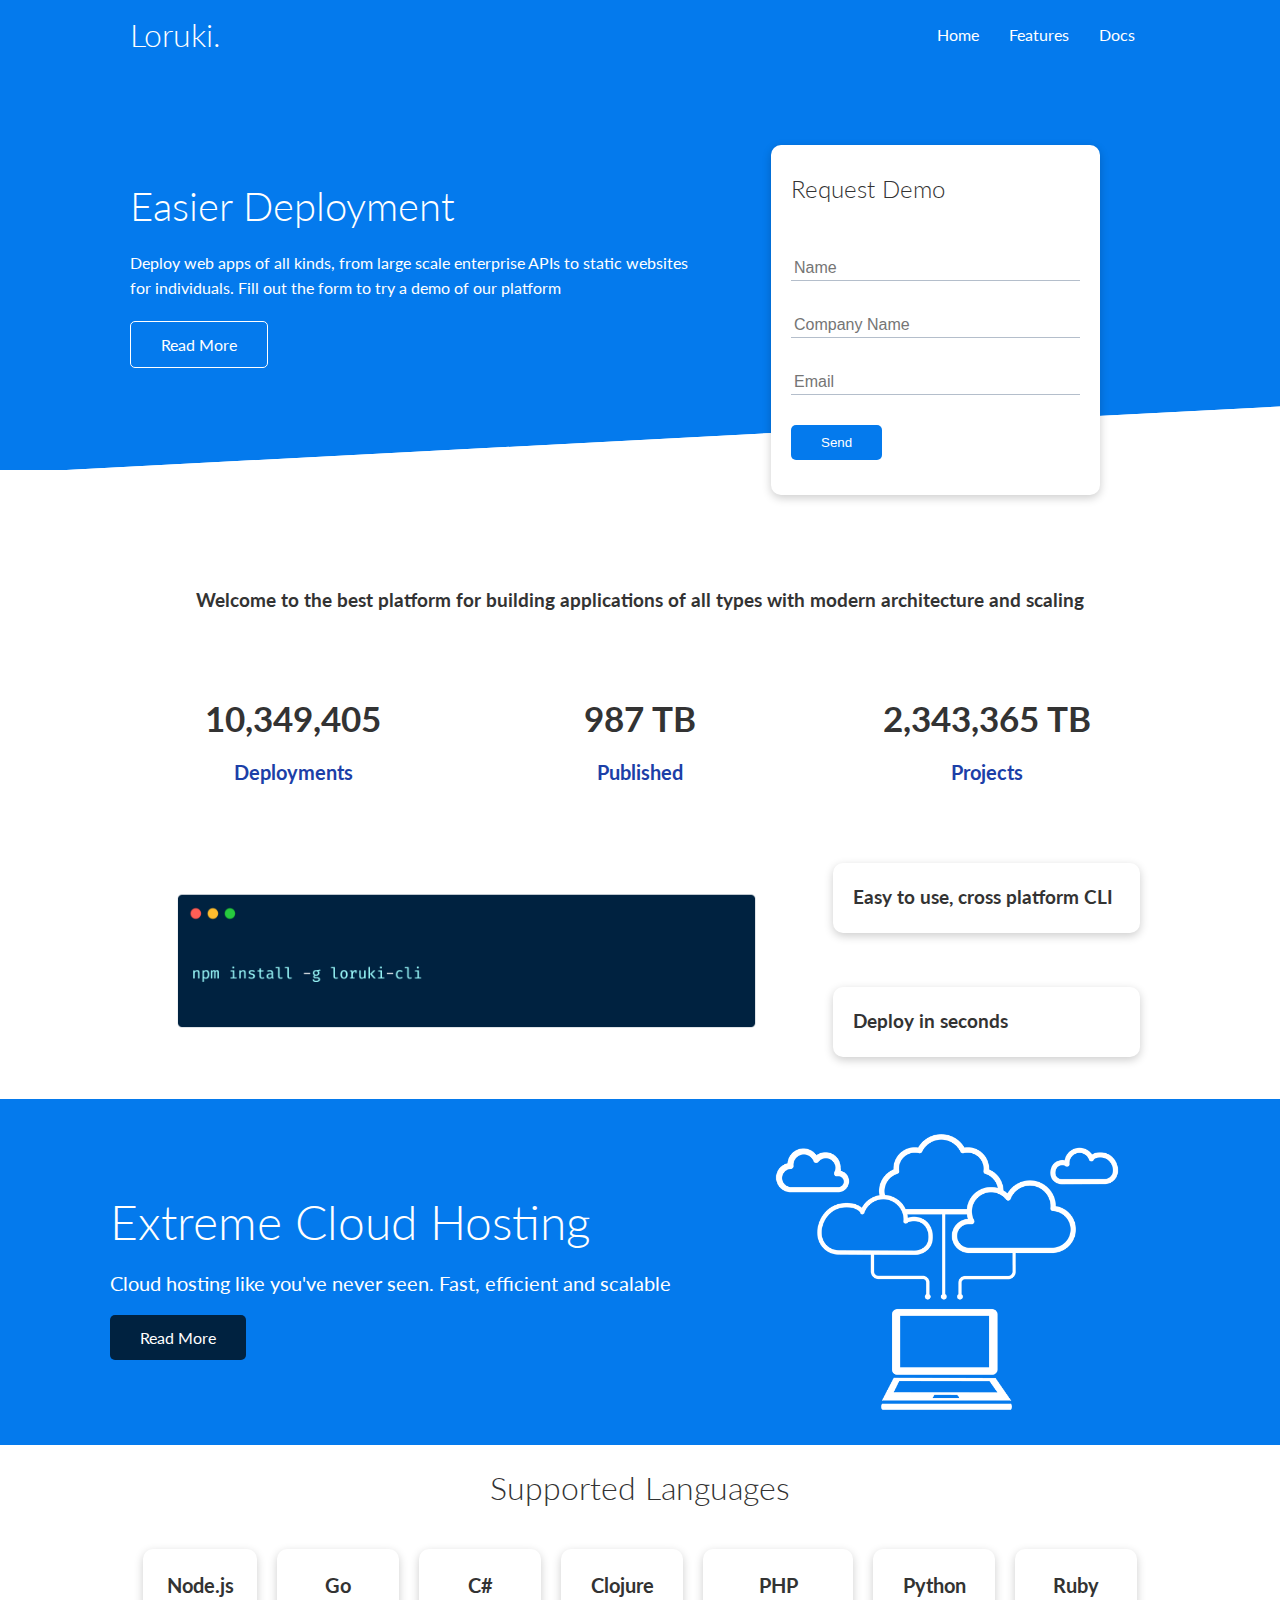
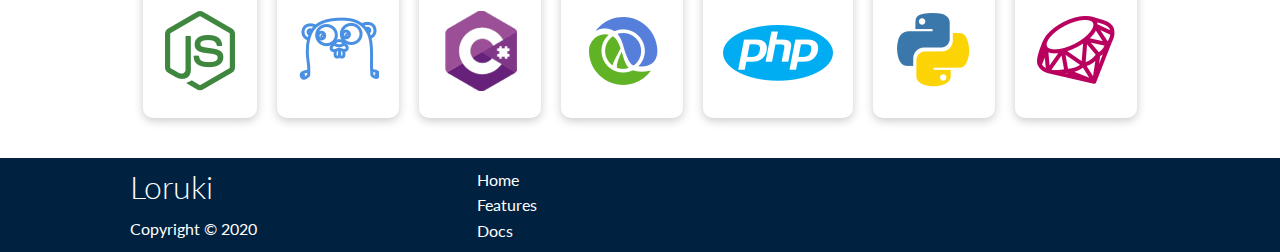
<file: index.html>
<!DOCTYPE html>
<html lang="en">
    <head>
    <meta charset="UTF-8">
    <meta http-equiv="X-UA-Compatible" content="IE=edge">
    <meta name="viewport" content="width=device-width, initial-scale=1.0">
    <title>Loruki | Cloud Hosting for Everyone</title>
    <link rel="stylesheet" href="./styles.css"> <!--link style sheet 1-->
    <link rel="stylesheet" href="./utilities.css"> <!--link style sheet for utilities and classes-->
    <link rel="stylesheet" href="https://cdnjs.cloudflare.com/ajax/libs/font-awesome/6.3.0/css/all.min.css" integrity="sha512-SzlrxWUlpfuzQ+pcUCosxcglQRNAq/DZjVsC0lE40xsADsfeQoEypE+enwcOiGjk/bSuGGKHEyjSoQ1zVisanQ==" crossorigin="anonymous" referrerpolicy="no-referrer" /> <!--font-awesome icons-->

</head>
<body>
    <!--Navbar-->
    <div class="navbar">
        <div class="container flex"> <!--container flex - split logo and menu links-->
            <h1 class="logo">Loruki.</h1>
        <nav>
            <ul>
                <li><a href="index.html">Home</a></li>
                <li><a href="features.html">Features</a></li>
                <li><a href="docs.html">Docs</a></li>
                
            </ul>
        </nav>
        </div>
    </div>    


    <!--Showcase-->
    <section class="showcase">
        <div class="container grid"> <!--Container grid with 2 lower divs - showcase-text & showcase-form-->
            <div class="showcase-text">
                <h1>Easier Deployment</h1>
                <p>Deploy web apps of all kinds, from large scale enterprise APIs to static websites for individuals. Fill out the form to try a demo of our platform</p>
                <a href="features.html" class="btn btn-outline">Read More</a>
            </div>
            <div class="showcase-form">
                <div class="showcase-form card">
                    <h2>Request Demo</h2>
                <form name="contact" method="POST" netlify-honeypod="bot-field" data-netlify="true"> <!--netlify anti spam invisable field (added css to make height 0 and not appear on page)-->
                <input type="hidden" name="form-name" value="contact">
                <p class="hidden">
                    <label>
                      Don’t fill this out if you’re human: <input name="bot-field" /> <!--netlify code from docs-->
                    </label>
                </p>
                
                    <div class="form-control">
                        <input type="text" name="name" placeholder="Name" required>
                    </div>
                    <div class="form-control">
                        <input type="text" name="company" placeholder="Company Name" required>
                    </div>
                    <div class="form-control">
                        <input type="email" name="email" placeholder="Email" required>
                    </div>
                    <div class="form-control">
                        <input type="submit" value="Send" class="btn btn-primary"> <!--button class set in css utilities-->
                    </div>

                </form>

                </div>


            </div>     
        </div>
    </div>
    </section>

    <!--Stats-->

    <section class="stats">
        <div class="container">
            <h3 class="stats-heading text-center my-1">
            Welcome to the best platform for building applications of all types with modern architecture and scaling 
            </h3>

            <div class="grid grid-3 text-center my-4">
                <div>
                    <i class="fas fa-server fa-3x"></i> <!--Font awesome Icon classes - fa-server is an actual icon-->
                    <h3>10,349,405</h3>
                    <p class="text-secondary">Deployments</p>
                </div>
                <div>
                    <i class="fas fa-upload fa-3x"></i> <!--Font awesome Icon classes-->
                    <h3>987 TB</h3>
                    <p class="text-secondary">Published</p>
                </div>
                <div>
                    <i class="fas fa-project-diagram fa-3x"></i> <!--Font awesome Icon classes-->
                    <h3>2,343,365 TB</h3>
                    <p class="text-secondary">Projects</p>
                </div>

            </div>

        </div>
    </section>

    <!-- Cli-->

    <section class="cli">
        <div class="container grid">
            <img src="./images/cli.png" alt="console">
            <div class="card">
                <h3>Easy to use, cross platform CLI</h3>
            </div>
            <div class="card">
                <h3>Deploy in seconds</h3>
            </div>

        </div>
    </section>


    </section>
    <!--Cloud -->
    <section class="cloud bg-primary my-2 py-2">
        <div class="container grid">
            <div class=".text-center">
                <h2 class="lg">Extreme Cloud Hosting</h2>
                <p class="lead my-1">Cloud hosting like you've never seen. Fast, efficient and scalable</p>
                <a href="features.html" class="btn btn-dark">Read More</a>

            </div>
            <img src="images/cloud.png">
        </div>

    </section>

    <section class="languages">
        <h2 class="md text-center my-2">
        Supported Languages
        </h2>
        <div class="container flex ">
            <div class="card">
            <h4>Node.js</h4>
            <img src="images/logos/node.png">
            </div>

        <div class="card">
            <h4>Go</h4>
            <img src="images/logos/go.png">
            </div>

        <div class="card">
            <h4>C#</h4>
            <img src="images/logos/csharp.png">
            </div>

        <div class="card">
            <h4>Clojure</h4>
            <img src="images/logos/clojure.png">
            </div> 

        <div class="card">
            <h4>PHP</h4>
            <img src="images/logos/php.png">
            </div>
    
        <div class="card">
            <h4>Python</h4>
            <img src="images/logos/python.png">
            </div>
    
        <div class="card">
            <h4>Ruby</h4>
            <img src="images/logos/ruby.png">
            </div>  

        </div>
    
    <!--Footer-->

    <footer class="footer bg-dark">
        <div class="container grid grid-3">
            <div>
                <h1>Loruki</h1>
                <p>Copyright &copy; 2020</p>
            </div>
            <nav>
                <ul>
                    <li><a href="index.html">Home</a></li>
                    <li><a href="features.html">Features</a></li>
                    <li><a href="docs.html">Docs</a></li>
                </ul>
            </nav>

            <div class="social">
                <a href="#"><i class="fab fa-github fa-2x"></i></a>
                <a href="#"><i class="fab fa-facebook fa-2x"></i></a>
                <a href="#"><i class="fab fa-instagram fa-2x"></i></a>
            </div>
        </div>
    </footer>
</body>
</html>
</file>
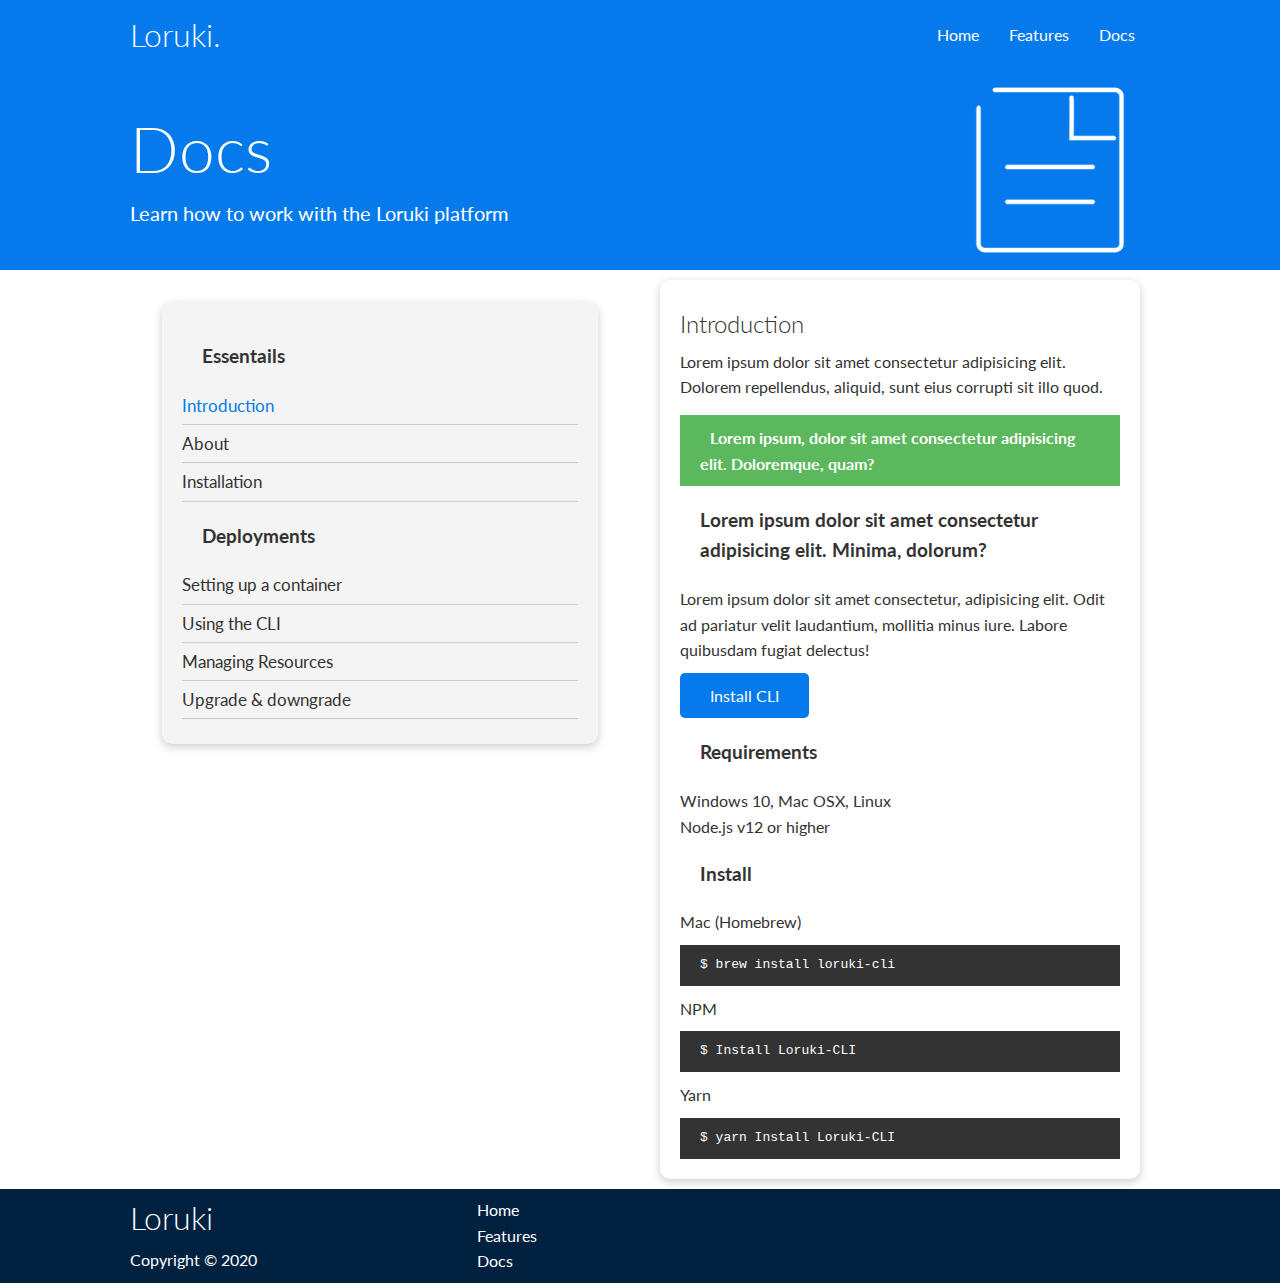
<file: docs.html>
<!DOCTYPE html>
<html lang="en">
<head>
    <meta charset="UTF-8">
    <meta http-equiv="X-UA-Compatible" content="IE=edge">
    <meta name="viewport" content="width=device-width, initial-scale=1.0">
    <title>Loruki | Cloud Hosting for Everyone</title>
    <link rel="stylesheet" href="./styles.css">
    <link rel="stylesheet" href="./utilities.css">
    <link rel="stylesheet" href="https://cdnjs.cloudflare.com/ajax/libs/font-awesome/6.3.0/css/all.min.css" integrity="sha512-SzlrxWUlpfuzQ+pcUCosxcglQRNAq/DZjVsC0lE40xsADsfeQoEypE+enwcOiGjk/bSuGGKHEyjSoQ1zVisanQ==" crossorigin="anonymous" referrerpolicy="no-referrer" />

</head>
<body>
    <!--Navbar-->
    <div class="navbar">
        <div class="container flex">
            <h1 class="logo">Loruki.</h1>
        <nav>
            <ul>
                <li><a href="index.html">Home</a></li>
                <li><a href="features.html">Features</a></li>
                <li><a href="docs.html">Docs</a></li>
                
            </ul>
        </nav>
        </div>
    </div>    

    <!--HEAD-->
    <section class="docs-head bg-primary">
            <div class="container grid">
                <div>
                    <h1 class="xl">Docs</h1>
                    <p class="lead">Learn how to work with the Loruki platform</p>
                </div>
                <img src="images/docs.png" alt="server">
            </div>
    </section>    

    <!--Docs Main-->

    <section class="docs-main">
        <div class="container grid">
            <div class="card bg-light p-3">
                <h3 class="my-2">Essentails</h3>
                <nav>
                    <ul>
                        <li><a class="text-primary" href="#">Introduction</a></li>
                        <li><a href="#">About</a></li>
                        <li><a href="#">Installation</a></li>
                    </ul>
                </nav>

                <h3 class="my-2">Deployments</h3>
                <nav>
                    <ul>
                        <li><a href="#">Setting up a container</a></li>
                        <li><a href="#">Using the CLI</a></li>
                        <li><a href="#">Managing Resources</a></li>
                        <li><a href="#">Upgrade & downgrade</a></li>
                    </ul>
                </nav>

            </div>
            <div class="card">
                <h2>Introduction</h2>
                <p>Lorem ipsum dolor sit amet consectetur adipisicing elit. Dolorem repellendus, aliquid, sunt eius corrupti sit illo quod.</p>
                <div class="alert alert-success">
                    <i class="fas fa-info"></i>Lorem ipsum, dolor sit amet consectetur adipisicing elit. Doloremque, quam?
                </div>
                <h3>Lorem ipsum dolor sit amet consectetur adipisicing elit. Minima, dolorum?</h3>
                <p>Lorem ipsum dolor sit amet consectetur, adipisicing elit. Odit ad pariatur velit laudantium, mollitia minus iure. Labore quibusdam fugiat delectus!</p>
                <a href="*" class="btn btn-primary">Install CLI</a>
            
                <h3>Requirements</h3>
                <ul>
                    <li>Windows 10, Mac OSX, Linux</li>
                    <li>Node.js v12 or higher</li>
                </ul>
                <h3>Install</h3>
                <p>Mac (Homebrew)</p>
                <pre><code>$ brew install loruki-cli</code></pre>

                <p>NPM</p>
                <pre><code>$ Install Loruki-CLI</code></pre>

                <p>Yarn</p>
                <pre><code>$ yarn Install Loruki-CLI</code></pre>

            </div>
        </div>


    </section>
    
    <!--Footer-->

    <footer class="footer bg-dark">
        <div class="container grid grid-3">
            <div>
                <h1>Loruki</h1>
                <p>Copyright &copy; 2020</p>
            </div>
            <nav>
                <ul>
                    <li><a href="index.html">Home</a></li>
                    <li><a href="features.html">Features</a></li>
                    <li><a href="docs.html">Docs</a></li>
                </ul>
            </nav>

            <div class="social">
                <a href="#"><i class="fab fa-github fa-2x"></i></a>
                <a href="#"><i class="fab fa-facebook fa-2x"></i></a>
                <a href="#"><i class="fab fa-instagram fa-2x"></i></a>
            </div>
        </div>
    </footer>
</body>
</html>
</file>
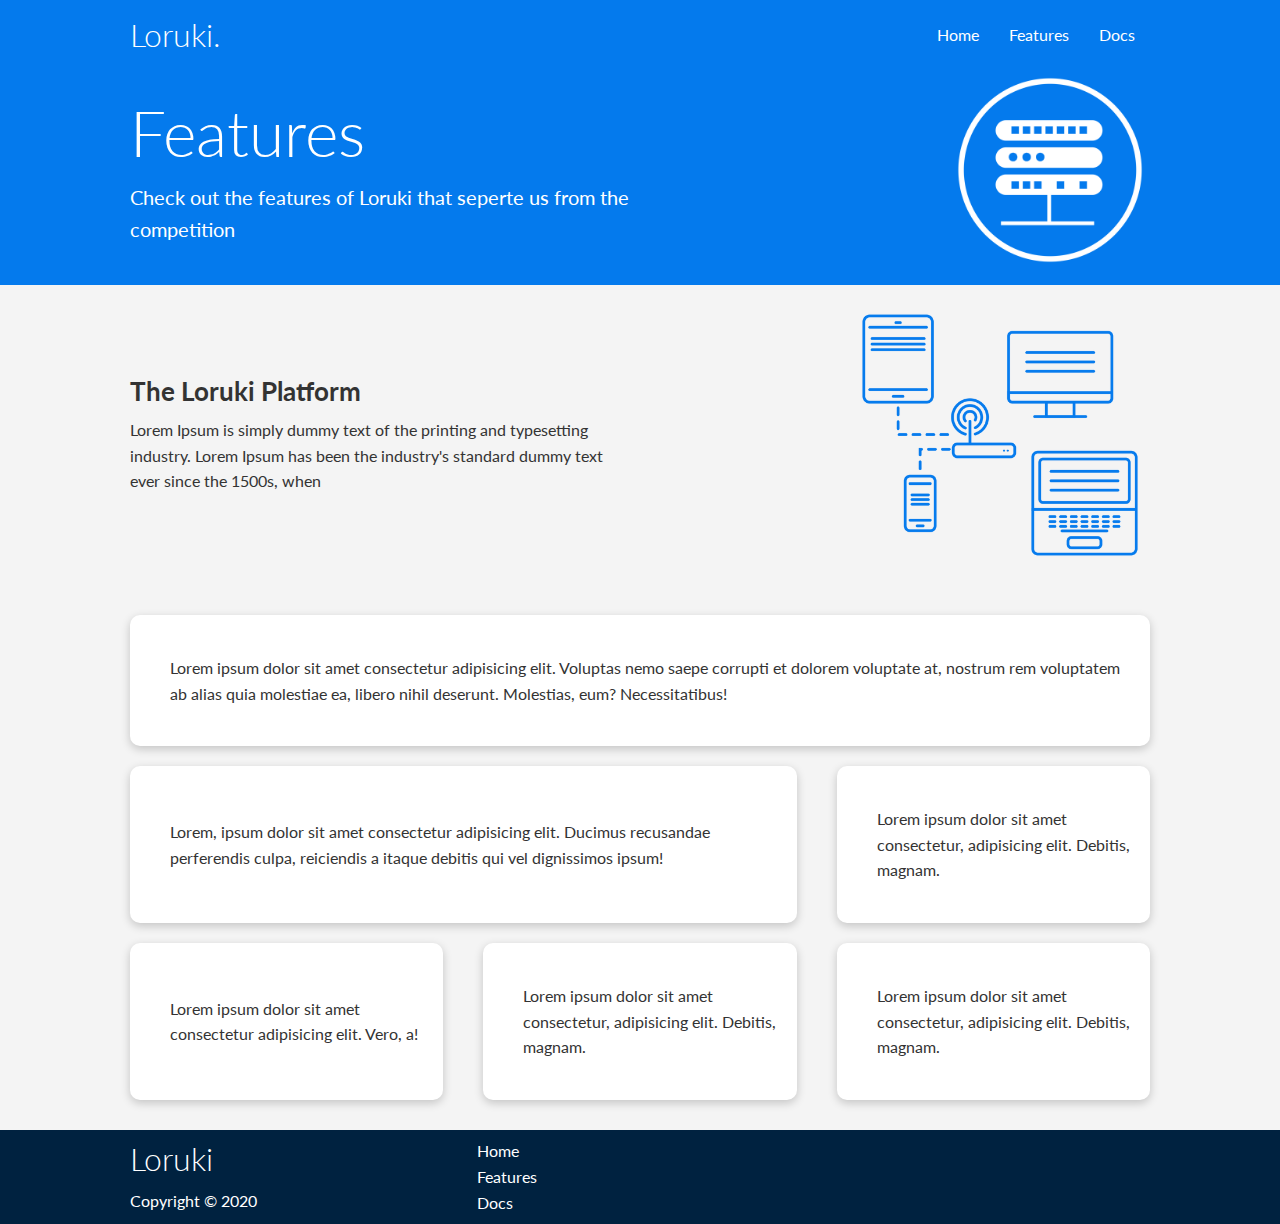
<file: features.html>
<!DOCTYPE html>
<html lang="en">
<head>
    <meta charset="UTF-8">
    <meta http-equiv="X-UA-Compatible" content="IE=edge">
    <meta name="viewport" content="width=device-width, initial-scale=1.0">
    <title>Loruki | Cloud Hosting for Everyone</title>
    <link rel="stylesheet" href="./styles.css">
    <link rel="stylesheet" href="./utilities.css">
    <link rel="stylesheet" href="https://cdnjs.cloudflare.com/ajax/libs/font-awesome/6.3.0/css/all.min.css" integrity="sha512-SzlrxWUlpfuzQ+pcUCosxcglQRNAq/DZjVsC0lE40xsADsfeQoEypE+enwcOiGjk/bSuGGKHEyjSoQ1zVisanQ==" crossorigin="anonymous" referrerpolicy="no-referrer" />

</head>
<body>
    <!--Navbar-->
    <div class="navbar">
        <div class="container flex">
            <h1 class="logo">Loruki.</h1>
        <nav>
            <ul>
                <li><a href="index.html">Home</a></li>
                <li><a href="features.html">Features</a></li>
                <li><a href="docs.html">Docs</a></li>
                
            </ul>
        </nav>
        </div>
    </div>    

    <!--HEAD-->
    <section class="features-head bg-primary">
            <div class="container grid">
                <div>
                    <h1 class="xl">Features</h1>
                    <p class="lead">Check out the features of Loruki that seperte us from the competition</p>
                </div>
                <img src="images/server.png" alt="server">
            </div>
    </section>    

    <!--Sub Head-->
    <section class="features-sub-head bg-light">
        <div class="container grid">
            <div>
                <h1>The Loruki Platform</h1>
                <p>Lorem Ipsum is simply dummy text of the printing and typesetting industry. Lorem Ipsum has been the industry's standard dummy text ever since the 1500s, when </p>
            </div>
            <img src="images/server2.png" alt="server">
        </div>
    </section>

    <section class="features-main bg-light">
        <div class="container grid grid-3">
            <div class="card flex">
                <i class="fas fa-server fa-3x"></i>
                <p>Lorem ipsum dolor sit amet consectetur adipisicing elit. Voluptas nemo saepe corrupti et dolorem voluptate at, nostrum rem voluptatem ab alias quia molestiae ea, libero nihil deserunt. Molestias, eum? Necessitatibus!</p>
            </div>
            <div class="card flex">
                <i class="fas fa-network-wired fa-3x"></i>
                <p>
                    Lorem, ipsum dolor sit amet consectetur adipisicing elit. Ducimus
                    recusandae perferendis culpa, reiciendis a itaque debitis qui vel
                    dignissimos ipsum!
                </p>
            </div>
            <div class="card flex">
                <i class="fas fa-laptop-code fa-3x"></i>
                <p>
                    Lorem ipsum dolor sit amet consectetur, adipisicing elit. Debitis,
                    magnam.
                </p>
            </div>
            <div class="card flex">
                <i class="fas fa-database fa-3x"></i>
                <p>
                    Lorem ipsum dolor sit amet consectetur adipisicing elit. Vero, a!
                </p>
            </div>
            <div class="card flex">
                <i class="fas fa-power-off fa-3x"></i>
                <p>
                    Lorem ipsum dolor sit amet consectetur, adipisicing elit. Debitis,
                    magnam.
                </p>
            </div>
            <div class="card flex">
                <i class="fas fa-upload fa-3x"></i>
                <p>
                    Lorem ipsum dolor sit amet consectetur, adipisicing elit. Debitis,
                    magnam.
                </p>
            </div>
        </div>
    </section>


    
    <!--Footer-->

    <footer class="footer bg-dark">
        <div class="container grid grid-3">
            <div>
                <h1>Loruki</h1>
                <p>Copyright &copy; 2020</p>
            </div>
            <nav>
                <ul>
                    <li><a href="index.html">Home</a></li>
                    <li><a href="features.html">Features</a></li>
                    <li><a href="docs.html">Docs</a></li>
                </ul>
            </nav>

            <div class="social">
                <a href="#"><i class="fab fa-github fa-2x"></i></a>
                <a href="#"><i class="fab fa-facebook fa-2x"></i></a>
                <a href="#"><i class="fab fa-instagram fa-2x"></i></a>
            </div>
        </div>
    </footer>
</body>
</html>
</file>
<file: styles.css>
@import url('https://fonts.googleapis.com/css2?family=Lato:wght@300&display=swap');

:root {
    --primary-color: #047aed;
    --secondary-color: #1c3fa8;
    --dark-color: #002240;
    --light-color: #f4f4f4;
    --success-color: #5cb85c;
    --error-color: #d9534f;
}

* {
    box-sizing: border-box;
    padding: 0;
    margin: 0;

}

body {
    font-family: 'Lato', sans-serif;
    color: #333;
    line-height: 1.6;
}

ul {
    list-style-type: none;

}

a {
    text-decoration: none;
    color: #333;
}

h1,
h2 {
    font-weight: 300;
    line-height: 1.2;
    margin: 10px 0;
}

p {
    margin: 10px 0;
}

img {
    width: 100%;
}

code, pre {
    background-color: #333;
    color: white;
    padding: 10px;
}

/* Navbar section */

.hidden {
    visibility: hidden;
    height: 0px;
}

.navbar {
  background-color: var(--primary-color);
  color: white;
  height: 70px;
}

.navbar ul {
    display: flex;
}

.navbar a {
    color: white;
    padding: 10px;
    margin: 0 5px;
}

.navbar a:hover {
    border-bottom: 1px white solid;
}

.navbar .flex {
    justify-content: space-between;
}

/* Showcase */

.showcase {
    height: 400px;
    background-color: var(--primary-color);
    color: white;
    position: relative;
}

.showcase h1 {
    font-size: 40px;
}

.showcase p {
    margin: 20px 0;
}

.showcase-form h2 {
    color: #333;
}

.showcase .grid {
    grid-template-columns: 55% auto;
    gap: 30px;
    overflow: visible; /*this removes the scroll bar and makes anything that breaks boundaries visible. Creates the cool overhang effect */
}

.showcase-text {
    animation: slideInFromLeft 1s ease-in;
}

.showcase-form {
    animation: slideInFromRight 1s ease-in;
}

.showcase-form {
    position: relative; /* if you want to use top bottom left or right properties you need to set the position to relative or absolute */
    top: 0px;
    height: 350px;
    min-width: 300px;
    padding: 40px;
    z-index: 100; /* ensures the form is visible - higher number the more forward it is */
    justify-self: flex-end; /* pushes the form to the right */
}

.showcase-form .form-control {
    margin: 30px 0;
}

.showcase-form input[type='text'], /* Only selects input types of text and email - this is needed cause we only used one class for all input except for the button */
.showcase-form input[type='email'] {
    border: 0;
    border-bottom: 1px solid #b4becb;
    width: 100%;
    padding: 3px;
    font-size: 16px;
}

.showcase-form input:focus {
    outline: none; /*when selected this will no longer add an outline to the box */
}

.showcase::before,
.showcase::after {  /*36 min - this bit ads the bottom of the showcase with the angled slant- it adds an extra whit bit to create a slant*/
    content: '';
    position: absolute;
    height: 100px;
    bottom: -70px;
    right: 0;
    left: 0;
    background: white;
    transform: skewY(-3deg);
    -webki-transform: skewY(-3deg); /*ensures the transform is compatible on all browsers - may not be required */
    -moz-transform: skewY(-3deg);
    -ms-transform: skewY(-3deg);
}

/*Stats*/

.stats {
    padding-top: 100px;
}

.stats-heading {
    margin: auto;
}

.stats .grid h3 {
    font-size: 35px;
}

.stats .grid p {
    font-size: 20px;
    font-weight: bold;
}

.stats {
    animation: slideInFromBottom 1s ease-in;
}

/*Cli */

.cli .grid {
    grid-template-columns: repeat(3, 1fr);
    grid-template-rows: repeat(2 1fr);
}

.cli .grid img {
    grid-column: 1 / span 2;
    grid-row: 1 / span 2;
}

/*Cloud*/

.cloud .grid {
    grid-template-columns: 4fr 3fr;
    padding: 20px;
}

.grid {
    margin-top: 20px;
}

/*Languages */
.languages .card {
    text-align: center;
    Margin: 18px 10px 40px;
    transition: transform 0.2 ease-in; /*this is added to the non hover css element to create a smooth transition not a snapping one */
}

.languages .flex {
    flex-wrap: wrap;
}

.languages .card h4 {
    font-size: 20px;
    margin-bottom: 10px;
}

.languages .card:hover {
    transform: translateY(-15px); /*creates a hover effect moving the element up 15px when the cursor is placed over it */
}


/*Features*/
.features-head img,
.docs-head img {
    width: 200px;
    justify-self: flex-end; /*Justifies just this item only and pushes it to the right of the container */

}

.features-sub-head img {
    width: 300px;
    justify-self: flex-end;
}

.features-sub-head h1  {
    font-size: 26px;
    font-weight: bold;
}

  .fas {
    margin-right: 20px;
  }


.features-main .grid {
    padding: 30px;
}

.features-main .grid > *:first-child {
    grid-column: 1 / span 3;
  }

  .features-main .grid > *:nth-child(2) {
    grid-column: 1 / span 2;
  }

  .features-head {
    padding-bottom: 15px;
  }


  /*DOCS*/

.docs-main h3 {
    margin: 20px;
}

.docs-main .grid {
    grid-template-columns: 1fr / 2fr;
    align-items: flex-start;
}

.docs-main nav li {
    font-size: 17px;
    padding-bottom: 5px;
    margin-bottom: 5px;
    border-bottom: 1px #ccc solid;
}

.docs-main nav li:hover {
    font-weight: bold;
}



/*footer*/

.footer .social a {
    margin: 10px 10px;
}


/*animations using key frames */

@keyframes slideInFromLeft {
    0% {
        transform: translateX(-100%)

    }

    100% {
        transform: translateX(0);
    }
}

@keyframes slideInFromRight {
    0% {
        transform: translateX(100%)

    }

    100% {
        transform: translateX(0);
    }
}

@keyframes slideInFromTop {
    0% {
        transform: translateY(-100%)

    }

    100% {
        transform: translateX(0);
    }
}

@keyframes slideInFromBottom {
    0% {
        transform: translateY(100%)

    }

    100% {
        transform: translateX(0);
    }
}

/* Tablets and Under */
@media(max-width: 768px) {

    .grid,
    .showcase .grid,
    .stats .grid,
    .cli .grid,
    .cloud .grid,
    .features-main .grid,
    .features-head .grid,
    .features-sub-head .grid,
    .docs-main .grid,
    .docs-head .grid {
        grid-template-columns: 1fr; /* Makes the site a single column layout for mobile - form/showcase still needs adjusting though */
        grid-template-rows: 1fr;
    }

    .showcase {
        height: auto;
    }


    .showcase-text {
        text-align: center;
        margin-top: 40px;
        animation: slideInFromTop 1s ease-in;
    }

    .showcase-form {
        justify-self: center;
        margin: auto;
        animation: slideInFromBottom 1s ease-in;
    }

    .cli .grid img {
        grid-column: 1 / span 1;
        grid-row: 1 / span 1;
    }

    .features-head,
    .features-sub-head,
    .docs-head {
        text-align: center;
    }

    .features-main .grid > *:first-child,
    .features-main .grid > *:nth-child(2) {
        grid-column: 1;
    } /*this makes the grid columns into 1 single column*/


.features-head img,
.features-sub-head img,
.docs-head img {
    justify-self: center;
}


}



/* Mobile */
@media(max-width: 500px) {
    .navbar {
        height: 110px;
    }

    .flex {
        flex-direction: column;
    }

    .navbar ul {
        padding: 10px;
        background-color: 0, 0, 0, 0.1;
    }

    .showcase-form {
        width: 100%;

    }

}
</file>
<file: utilities.css>
.container {
    max-width: 1100px;
    margin: 0 auto;
    overflow: auto;
    padding: 0 40px;
}

.card {
    background-color: white;
    color: #333;
    border-radius: 10px;
    box-shadow: 0 3px 10px rgba(0,0,0, 0.2); /* horizontal offset 0 - vertical 3px - blur 10px - colour black - transparency 0.2(alpha value) */
    padding: 20px;
    margin: 10px;
}

.btn {
    display: inline-block;
    padding: 10px 30px;
    cursor: pointer;
    background-color: var(--primary-color);
    color: white;
    border: none;
    border-radius: 5px;
}

.btn-outline {
    background-color: transparent;
    border: 1px solid white;
}

.btn:hover {
    transform: scale(0.95);
}

/*Backgrounds and coloured Buttons*/

.bg-primary,
.btn-primary {
    background-color: var(--primary-color);
    color: #ffff; 
}

.bg-secondary,
.btn-secondary {
    background-color: var(--secondary-color);
    color: #ffff; 
}

.bg-dark,
.btn-dark {
    background-color: var(--dark-color);
    color: #fff; 
}


.bg-light,
.btn-light {
    background-color: var(--light-color);
    color: #333; 
}

.bg-primary a,
.btn-primary a,
.bg-secondary a,
.btn-secondary a,
.bg-dark a,
.btn-dark a {
    color: #fff;

}

/*text colors 8*/

.text-primary {
    color: var(--primary-color)
}

.text-secondary {
    color: var(--secondary-color) 
}

.text-dark {
    color: var(--dark-color)
}


.text-light {
    color: var(--light-color) 
}

/*Text Sizes */
.lead {
    font-size: 20px;
}

.md {
    font-size: 2rem;
}

.sm {
    font-size: 1rem;
}

.lg {
    font-size: 3rem;
}

.xl {
    font-size: 4rem;
}



.text-center {
    text-align: center;
}

/* Alert */
.alert {
    background-color: var(--light-color);
    padding: 10px 20px;
    font-weight: bold;
    margin: 15px 0;
}

.alert i {
    margin-right: 10px;
}

.alert-success {
    background-color: var(--success-color);
    color: #fff;
}

.alert-error {
    background-color: var(--error-color);
    color: #fff;
}


.flex {
    display: flex;
    justify-content: center;
    align-items: center;
    height: 100%;
}

.grid   {
    display: grid;
    grid-template-columns: repeat(2, 1fr);
    gap: 20px;
    align-items: center; /*Centers vertically within grid container itself */
    height: 100%; /*Centers grid elements vertically in the parent container. You need to set the height of both the parent container and the grid. this sets the grid height */
}

.grid-3 {
    grid-template-columns: repeat(3, 1fr); 
}

/*margin */
.my-1 {
    margin: 1rem 0;

}

.my-2 {
    margin: 1.5rem 0;
}

.my-3 {
    margin: 2rem 0;
}

.my-4 {
    margin: 3rem 0;
}

.my-5 {
    margin: 4rem 0;
}

.m-1 {
    margin: 1rem;

}

.m-2 {
    margin: 1.5rem;
}

.m-3 {
    margin: 2rem;
}

.m-4 {
    margin: 3rem;
}

.m-5 {
    margin: 4rem;
}

/*Padding */
.py-1 {
    margin: 1rem 0;

}

.py-2 {
    margin: 1.5rem 0;
}

.py-3 {
    margin: 2rem 0;
}

.py-4 {
    margin: 3rem 0;
}

.py-5 {
    margin: 4rem 0;
}

.p-1 {
    margin: 1rem;

}

.p-2 {
    margin: 1.5rem;
}

.p-3 {
    margin: 2rem;
}

.p-4 {
    margin: 3rem;
}

.p-5 {
    margin: 4rem;
}
</file>
